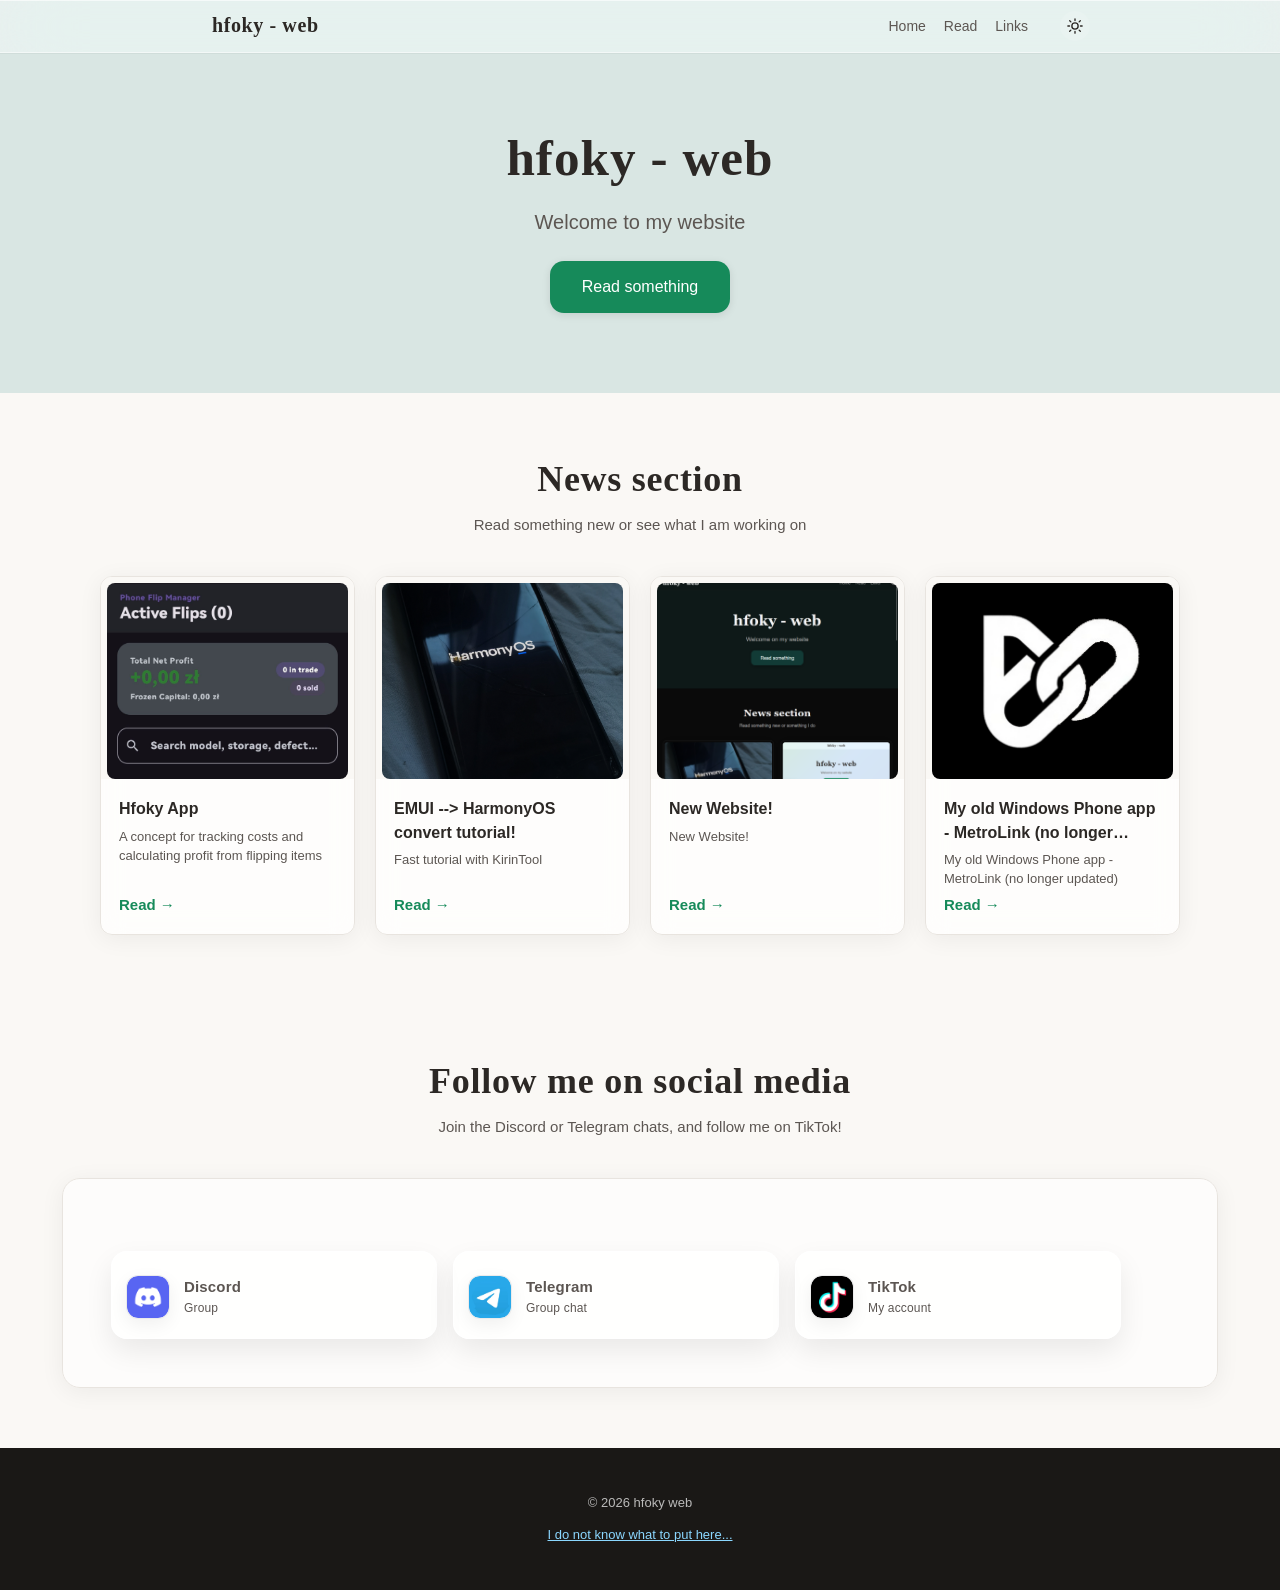
<file: index.html>
<html lang="en"><head>
  <meta charset="UTF-8">
  <meta name="viewport" content="width=device-width, initial-scale=1.0, viewport-fit=cover">
  <meta http-equiv="Cache-Control" content="no-cache, no-store, must-revalidate">
  <meta name="description" content="hfoky - web.">
  <title>hfoky Web</title>
  <link rel="stylesheet" href="index.css">
  <link rel="stylesheet" href="shared.css">
  <script src="shared.js" defer></script>
 </head>
<body class="loaded">
  <script>try { if (localStorage.getItem('hfoky-theme') === 'dark') document.body.classList.add('dark-mode'); } catch (error) {}</script>
  <div class="loading-overlay hidden" id="loadingOverlay">
    <div class="loading-spinner"></div>
    <p>Read</p>
  </div>
  <header>
    <div class="container">
      <div class="logo">
        <a href="#top">hfoky - web</a>
      </div>
      <nav class="desktop-nav">
        <ul id="nav-menu">
          <li><a href="#top">Home</a></li>
          <li><a href="#read">Read</a></li>
          <li><a href="#links">Links</a></li>
        </ul>
      </nav>
      <button class="theme-toggle" id="theme-toggle" type="button" aria-label="Toggle light and dark mode" title="Toggle light and dark mode">
        <span class="theme-icon" id="theme-icon" aria-hidden="true"></span>
      </button>
    </div>
  </header>

  <main id="top">
    <section class="hero">
      <h1>hfoky - web</h1>
      <p class="tagline">Welcome to my website</p>
      <a href="#read" class="cta glass-btn">Read something</a>
    </section>

    <section id="read">
      <div class="container">
        <div class="section-title">
          <h2>News section</h2>
          <p>Read something new or see what I am working on</p>
        </div>
        <div class="product-list" id="article-list"></div>
      </div>
    </section>

    <section id="links">
      <div class="container">
        <div class="section-title">
          <h2>Follow me on social media</h2>
          <p>Join the Discord or Telegram chats, and follow me on TikTok!</p>
        </div>
        <div class="about-section">
          <div class="about-grid">
            <div class="about-text">
              <div class="link-grid" id="quick-links"></div>
            </div>
          </div>
        </div>
      </div>
    </section>

  </main>

  <nav class="bottom-nav" id="bottom-nav" aria-label="Nawigacja">
    <a href="#top" class="bottom-nav-link active">
      <svg class="nav-icon" viewBox="0 0 24 24" aria-hidden="true"><path d="M3 9l9-7 9 7v11a2 2 0 0 1-2 2H5a2 2 0 0 1-2-2z"></path><polyline points="9 22 9 12 15 12 15 22"></polyline></svg>
      Home
    </a>
    <a href="#read" class="bottom-nav-link">
      <svg class="nav-icon" viewBox="0 0 24 24" aria-hidden="true"><path d="M4 19.5A2.5 2.5 0 0 1 6.5 17H20"></path><path d="M6.5 2H20v20H6.5A2.5 2.5 0 0 1 4 19.5v-15A2.5 2.5 0 0 1 6.5 2z"></path><line x1="8" y1="7" x2="16" y2="7"></line><line x1="8" y1="11" x2="16" y2="11"></line></svg>
      Read
    </a>
    <a href="#links" class="bottom-nav-link">
      <svg class="nav-icon" viewBox="0 0 24 24" aria-hidden="true"><path d="M20 21v-2a4 4 0 0 0-4-4H8a4 4 0 0 0-4 4v2"></path><circle cx="12" cy="7" r="4"></circle></svg>
      Links
    </a>
  </nav>

  <footer>
    <p>© 2026 hfoky web</p>
    <p><a href="#links">I do not know what to put here...</a></p>
  </footer>

</body></html>
</file>
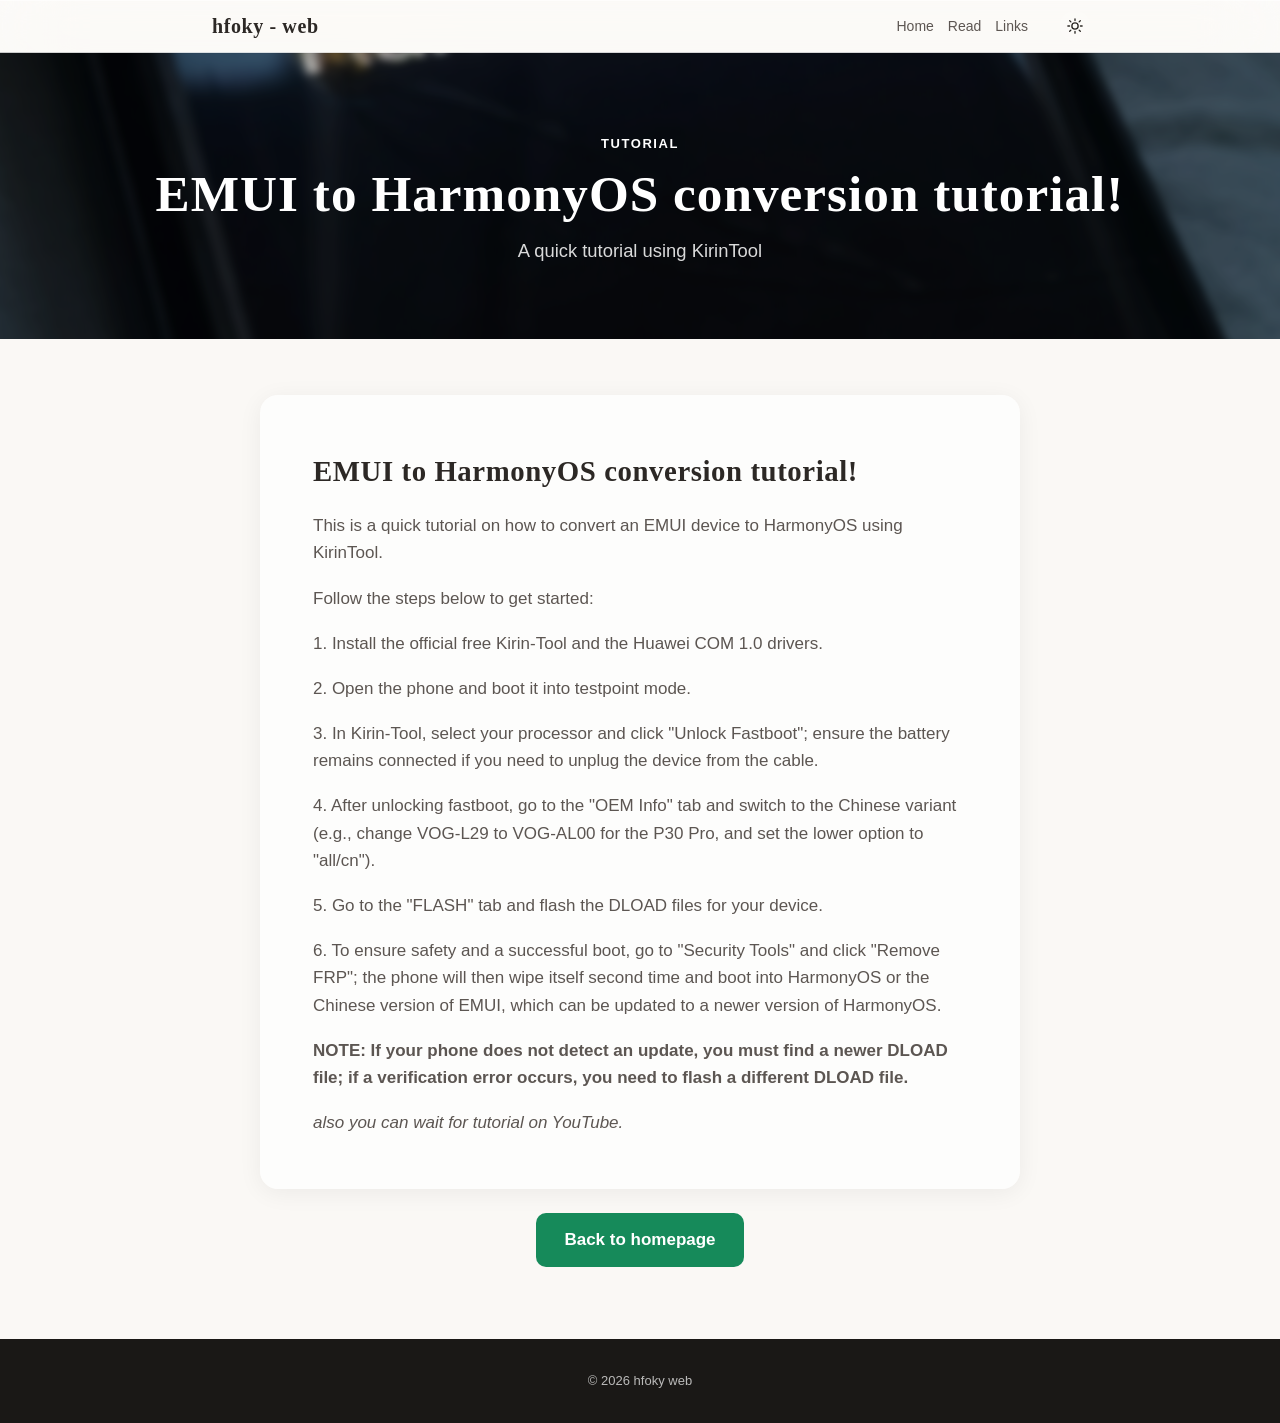
<file: HarmonyOS-convert.html>
<!doctype html>
<html lang="en">
<head>
	<meta charset="UTF-8">
	<meta name="viewport" content="width=device-width, initial-scale=1.0, viewport-fit=cover">
	<meta name="description" content="EMUI to HarmonyOS conversion tutorial - hfoky web.">
	<title>HarmonyOS convert tutorial - hfoky Web</title>
	<style>
		:root {
			--bg: #faf8f5;
			--text: #2c2825;
			--text-secondary: #5c5652;
			--accent: #168a5a;
			--accent-hover: #0f754b;
			--radius-lg: 18px;
			--safe-bottom: env(safe-area-inset-bottom);
		}
		body.dark-mode {
			--bg: #0a0a0a;
			--text: #f5f5f5;
			--text-secondary: #b0b0b0;
			--accent: #35c98a;
			--accent-hover: #54d9a0;
		}
		*, *::before, *::after { box-sizing: border-box; }
		a, button { -webkit-tap-highlight-color: transparent; }
		a:focus:not(:focus-visible), button:focus:not(:focus-visible) { outline: none; }
		html { scroll-behavior: smooth; scroll-padding-top: 52px; }
		body {
			margin: 0;
			font-family: -apple-system, BlinkMacSystemFont, 'Inter', 'SF Pro Text', sans-serif;
			font-size: 17px;
			line-height: 1.6;
			color: var(--text);
			background: var(--bg);
			transition: background 0.4s, color 0.3s;
		}
		main {
			opacity: 0;
			transform: translateY(18px);
			animation: page-rise 0.42s cubic-bezier(0.22, 1, 0.36, 1) 0.08s forwards;
		}
		@keyframes page-rise {
			from {
				opacity: 0;
				transform: translateY(18px);
			}
			to {
				opacity: 1;
				transform: translateY(0);
			}
		}
		header {
			position: fixed;
			top: 0;
			left: 0;
			right: 0;
			z-index: 10;
			background: rgba(255,255,255,0.42);
			backdrop-filter: saturate(190%) blur(38px);
			-webkit-backdrop-filter: saturate(190%) blur(38px);
			border-bottom: 0.5px solid rgba(255,255,255,0.5);
			box-shadow: 0 1px 0 rgba(0,0,0,0.04), inset 0 1px 0 rgba(255,255,255,0.6);
			will-change: background, transform;
		}
		body.dark-mode header { background: rgba(20,20,20,0.52); border-bottom-color: rgba(255,255,255,0.08); }
		.header-inner, .container { max-width: 900px; margin: 0 auto; padding: 0 22px; }
		.header-inner {
			height: 52px;
			display: flex;
			align-items: center;
			justify-content: space-between;
			gap: 16px;
			position: relative;
			padding-right: 62px;
		}
		.logo, .header-nav a { color: var(--text); text-decoration: none; }
		.logo { font-family: Georgia, serif; font-weight: 600; font-size: 20px; letter-spacing: 0.03em; }
		.header-nav {
			display: flex;
			align-items: center;
			gap: 14px;
			margin-left: auto;
		}
		.header-nav a {
			color: var(--text-secondary);
			font-size: 14px;
			transition: color 0.2s;
		}
		.header-nav a:hover, .header-nav a.active { color: var(--text); }
		.theme-toggle {
			position: absolute;
			top: 50%;
			right: 0;
			transform: translateY(-50%);
			align-items: center;
			justify-content: center;
			width: 30px;
			height: 30px;
			border: 0;
			border-radius: 50%;
			background: transparent;
			color: var(--text);
			backdrop-filter: blur(18px) saturate(150%);
			-webkit-backdrop-filter: blur(18px) saturate(150%);
			box-shadow: none;
			cursor: pointer;
			transition: background 0.2s ease, transform 0.2s ease, box-shadow 0.2s ease;
		}
		.theme-toggle:hover {
			background: rgba(255,255,255,0.16);
			transform: translateY(-51%);
		}
		.theme-toggle .theme-icon {
			display: flex;
			align-items: center;
			justify-content: center;
			width: 18px;
			height: 18px;
			line-height: 1;
		}
		.theme-toggle .theme-icon svg {
			width: 18px;
			height: 18px;
			display: block;
		}
		main { padding: 52px 0 72px; }
		.article-hero {
			padding: 82px 22px 74px;
			text-align: center;
			position: relative;
			overflow: hidden;
			isolation: isolate;
		}
		.article-hero::before {
			content: '';
			position: absolute;
			inset: -8%;
			background: url('pliki/HarmonyTuto.jpg') center / cover no-repeat;
			filter: blur(4px) brightness(0.8);
			transform: scale(1.06);
			z-index: 0;
		}
		.article-hero > * { position: relative; z-index: 1; }
		.eyebrow { color: #ffffff; font-size: 13px; font-weight: 700; letter-spacing: 0.12em; text-transform: uppercase; margin: 0 0 10px; }
		h1, h2 { font-family: Georgia, serif; font-weight: 600; letter-spacing: 0.02em; }
		h1 { color: #ffffff; font-size: clamp(2.2rem, 6vw, 3.2rem); line-height: 1.15; margin: 0 0 12px; }
		.lead { max-width: 560px; margin: 0 auto; color: rgba(255,255,255,0.85); font-size: 1.15rem; }
		.article-wrap { padding: 56px 22px 0; }
		.article-card {
			max-width: 760px;
			margin: 0 auto;
			padding: clamp(26px, 6vw, 52px);
			background: rgba(255,255,255,0.64);
			backdrop-filter: saturate(125%) blur(14px);
			-webkit-backdrop-filter: saturate(125%) blur(14px);
			border: 1px solid rgba(255,255,255,0.08);
			border-radius: var(--radius-lg);
			box-shadow: 0 4px 24px rgba(0,0,0,0.06);
		}
		body.dark-mode .article-card { background: rgba(26,26,26,0.68); }
		.article-card h2 { font-size: 1.8rem; margin: 0 0 18px; }
		.article-card p { color: var(--text-secondary); margin: 0 0 18px; }
		.article-card p:last-child { margin-bottom: 0; }
		.article-actions { max-width: 760px; margin: 24px auto 0; text-align: center; }
		.button { display: inline-block; padding: 13px 28px; color: #fff; background: var(--accent); border-radius: 10px; text-decoration: none; font-weight: 600; transition: background 0.25s, transform 0.25s; }
		.button:hover { background: var(--accent-hover); transform: translateY(-2px); }
		body.dark-mode .article-card { border-color: rgba(255,255,255,0.05); }
		body.dark-mode .button { background: #123b36; color: #effbf8; box-shadow: none; }
		body.dark-mode .button:hover { background: #1b5149; }
		footer { padding: 32px 22px; text-align: center; color: rgba(255,255,255,0.7); font-size: 13px; background: #1a1816; }
		footer p { margin: 0; }
		.bottom-nav { display: none; }
		@media (max-width: 768px) {
			.header-nav { display: none; }
			.logo {
				position: absolute;
				left: 50%;
				transform: translateX(-50%);
				white-space: nowrap;
			}
			main { padding-bottom: 88px; }
			.bottom-nav {
				display: flex;
				position: fixed;
				bottom: 12px;
				left: 50%;
				transform: translateX(-50%);
				z-index: 9;
				width: calc(100% - 22px);
				max-width: 380px;
				padding: 6px 6px calc(6px + var(--safe-bottom));
				justify-content: space-around;
				background: rgba(24,28,27,0.48);
				backdrop-filter: blur(22px) saturate(135%);
				-webkit-backdrop-filter: blur(22px) saturate(135%);
				border: 1px solid rgba(255,255,255,0.16);
				border-radius: 16px;
				box-shadow: 0 8px 22px rgba(0,0,0,0.16), inset 0 1px 0 rgba(255,255,255,0.12);
			}
			.bottom-nav::after {
				content: '';
				position: absolute;
				z-index: 0;
				left: 6px;
				top: 6px;
				bottom: 6px;
				width: calc((100% - 12px) / 3);
				border-radius: 10px;
				background: rgba(105, 178, 160, 0.2);
				pointer-events: none;
				transform: translateX(calc(var(--active-index, 1) * 100%));
				transition: transform 0.32s cubic-bezier(0.22, 1, 0.36, 1), background 0.28s ease;
			}
			body.dark-mode .bottom-nav {
				background: rgba(16,19,19,0.64);
				border-color: rgba(255,255,255,0.1);
				box-shadow: 0 8px 22px rgba(0,0,0,0.3), inset 0 1px 0 rgba(255,255,255,0.06);
			}
			.bottom-nav a {
				position: relative;
				z-index: 1;
				flex: 1;
				display: flex;
				flex-direction: column;
				align-items: center;
				gap: 4px;
				color: rgba(255,255,255,0.8);
				background: transparent;
				border: 0;
				text-align: center;
				text-decoration: none;
				font-size: 11px;
				font-weight: 700;
				padding: 7px 6px 6px;
				border-radius: 10px;
				transition: background 0.2s ease, color 0.2s ease, transform 0.2s ease, border-color 0.2s ease, box-shadow 0.2s ease;
			}
			.bottom-nav .nav-icon {
				width: 22px;
				height: 22px;
				fill: none;
				stroke: currentColor;
				stroke-width: 2;
				stroke-linecap: round;
				stroke-linejoin: round;
			}
			.bottom-nav a.active, .bottom-nav a:hover {
				background: transparent;
				border-color: transparent;
				color: #f6fffe;
				box-shadow: none;
				transform: translateY(-1px) scale(1.04);
			}
		}
		@media (prefers-reduced-motion: reduce) {
			html { scroll-behavior: auto; }
			*, *::before, *::after { animation-duration: 0.01ms !important; transition-duration: 0.01ms !important; }
		}
	</style>
	<link rel="stylesheet" href="shared.css">
	<script src="shared.js" defer></script>
</head>
<body>
	<script>try { if (localStorage.getItem('hfoky-theme') === 'dark') document.body.classList.add('dark-mode'); } catch (error) {}</script>
	<header>
		<div class="header-inner">
			<a class="logo" href="index.html">hfoky - web</a>
			<nav class="header-nav" aria-label="Main navigation">
				<a href="index.html">Home</a>
				<a href="index.html#read">Read</a>
				<a href="index.html#links">Links</a>
			</nav>
			<button class="theme-toggle" id="theme-toggle" type="button" aria-label="Toggle light and dark mode" title="Toggle light and dark mode">
				<span class="theme-icon" id="theme-icon" aria-hidden="true"></span>
			</button>
		</div>
	</header>

	<main>
		<section class="article-hero">
			<p class="eyebrow">TUTORIAL</p>
			<h1>EMUI to HarmonyOS conversion tutorial!</h1>
			<p class="lead">A quick tutorial using KirinTool</p>
		</section>

		<section class="article-wrap">
			<article class="article-card">
				<h2>EMUI to HarmonyOS conversion tutorial!</h2>
				<p>This is a quick tutorial on how to convert an EMUI device to HarmonyOS using KirinTool.</p>
				<p>Follow the steps below to get started:</p>
				<p>1. Install the official free Kirin-Tool and the Huawei COM 1.0 drivers.</p>
				<p>2. Open the phone and boot it into testpoint mode.</p>
				<p>3. In Kirin-Tool, select your processor and click "Unlock Fastboot"; ensure the battery remains connected if you need to unplug the device from the cable.</p>
				<p>4. After unlocking fastboot, go to the "OEM Info" tab and switch to the Chinese variant (e.g., change VOG-L29 to VOG-AL00 for the P30 Pro, and set the lower option to "all/cn").</p>
				<p>5. Go to the "FLASH" tab and flash the DLOAD files for your device.</p>
				<p>6. To ensure safety and a successful boot, go to "Security Tools" and click "Remove FRP"; the phone will then wipe itself second time and boot into HarmonyOS or the Chinese version of EMUI, which can be updated to a newer version of HarmonyOS.</p>
				<p><b>NOTE: If your phone does not detect an update, you must find a newer DLOAD file; if a verification error occurs, you need to flash a different DLOAD file.</b></p>
				<p><i>also you can wait for tutorial on YouTube.</i></p>
			</article>
			<div class="article-actions">
				<a class="button" href="index.html">Back to homepage</a>
			</div>
		</section>
	</main>

	<nav class="bottom-nav" aria-label="Navigation" style="--active-index: 1">
		<a href="index.html">
			<svg class="nav-icon" viewBox="0 0 24 24" aria-hidden="true"><path d="M3 9l9-7 9 7v11a2 2 0 0 1-2 2H5a2 2 0 0 1-2-2z"></path><polyline points="9 22 9 12 15 12 15 22"></polyline></svg>
			Home
		</a>
		<a href="index.html#read" class="active">
			<svg class="nav-icon" viewBox="0 0 24 24" aria-hidden="true"><path d="M4 19.5A2.5 2.5 0 0 1 6.5 17H20"></path><path d="M6.5 2H20v20H6.5A2.5 2.5 0 0 1 4 19.5v-15A2.5 2.5 0 0 1 6.5 2z"></path><line x1="8" y1="7" x2="16" y2="7"></line><line x1="8" y1="11" x2="16" y2="11"></line></svg>
			Read
		</a>
		<a href="index.html#links">
			<svg class="nav-icon" viewBox="0 0 24 24" aria-hidden="true"><path d="M20 21v-2a4 4 0 0 0-4-4H8a4 4 0 0 0-4 4v2"></path><circle cx="12" cy="7" r="4"></circle></svg>
			Links
		</a>
	</nav>

	<footer><p>&copy; 2026 hfoky web</p></footer>

	<script>
		if ('scrollRestoration' in history) {
			history.scrollRestoration = 'manual';
		}

		window.addEventListener('load', () => {
			requestAnimationFrame(() => document.body.classList.add('loaded'));
		});
	</script>
</body>
</html>
</file>
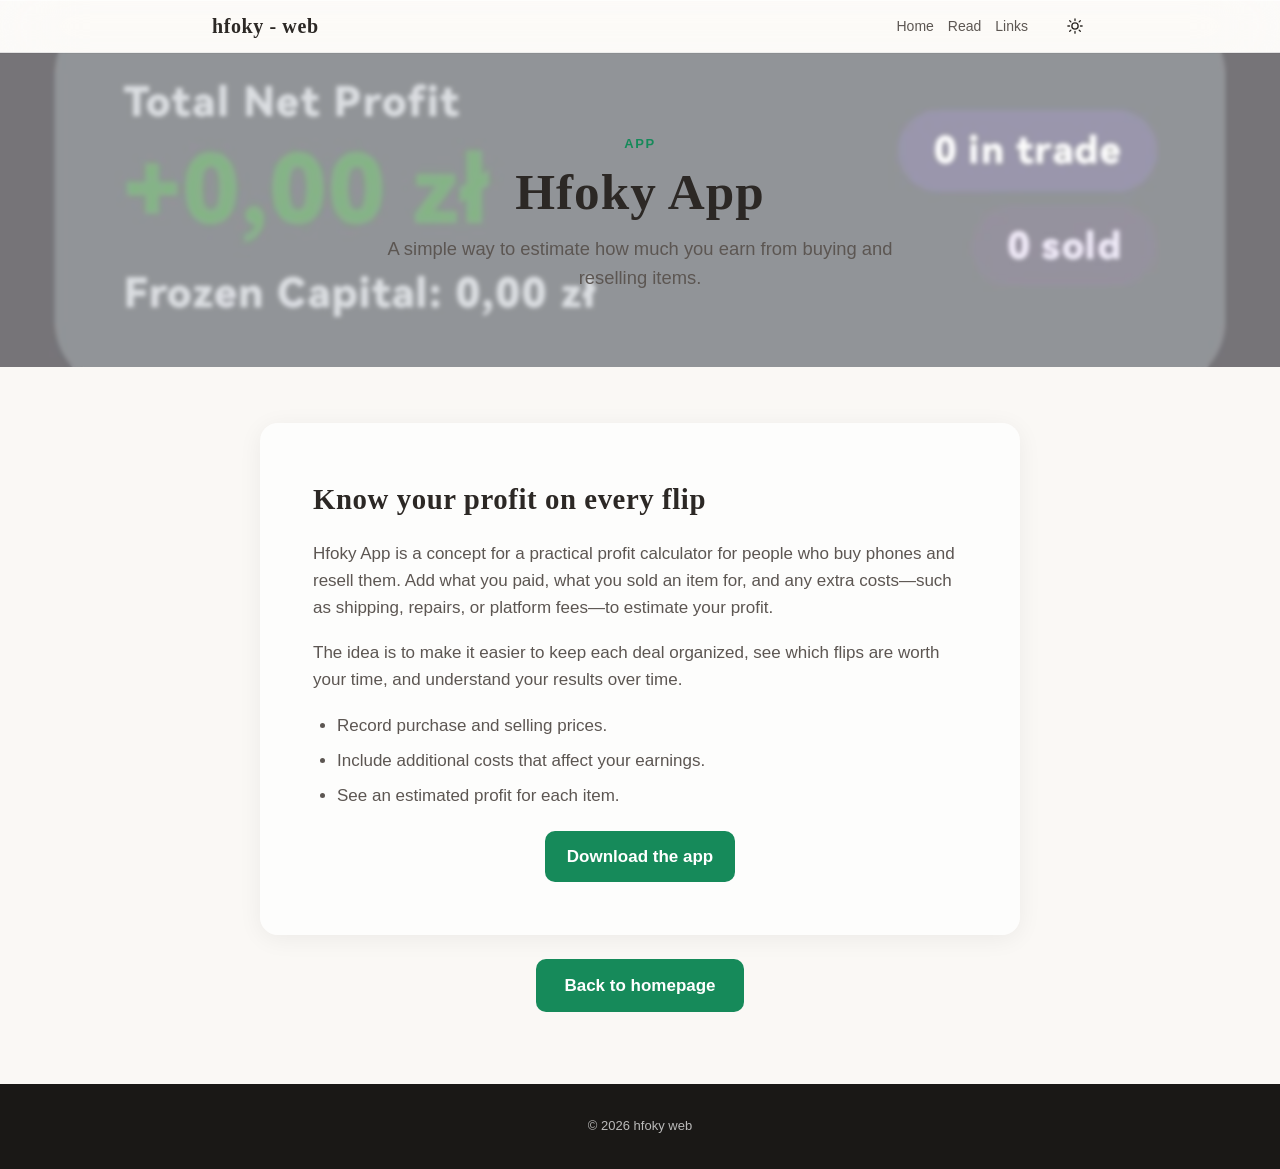
<file: hfoky-app.html>
<!doctype html>
<html lang="en">
<head>
	<meta charset="UTF-8">
	<meta name="viewport" content="width=device-width, initial-scale=1.0, viewport-fit=cover">
	<meta name="description" content="Hfoky App is a concept for tracking costs and calculating profit from buying and reselling items.">
	<title>Hfoky App - hfoky Web</title>
	<style>
		:root {
			--bg: #faf8f5;
			--text: #2c2825;
			--text-secondary: #5c5652;
			--accent: #168a5a;
			--accent-hover: #0f754b;
			--radius-lg: 18px;
			--safe-bottom: env(safe-area-inset-bottom);
		}
		body.dark-mode {
			--bg: #0a0a0a;
			--text: #f5f5f5;
			--text-secondary: #b0b0b0;
			--accent: #35c98a;
			--accent-hover: #54d9a0;
			--card: rgba(26,26,26,0.72);
		}
		body {
			margin: 0;
			font-family: -apple-system, BlinkMacSystemFont, 'Inter', 'SF Pro Text', sans-serif;
			font-size: 17px;
			line-height: 1.6;
			color: var(--text);
			background: var(--bg);
			transition: background 0.4s, color 0.3s;
		}
		main {
			opacity: 0;
			transform: translateY(18px);
			animation: page-rise 0.42s cubic-bezier(0.22, 1, 0.36, 1) 0.08s forwards;
		}
		@keyframes page-rise {
			from { opacity: 0; transform: translateY(18px); }
			to { opacity: 1; transform: translateY(0); }
		}
		header {
			position: fixed;
			top: 0;
			left: 0;
			right: 0;
			z-index: 10;
			background: rgba(255,255,255,0.42);
			backdrop-filter: saturate(190%) blur(38px);
			-webkit-backdrop-filter: saturate(190%) blur(38px);
			border-bottom: 0.5px solid rgba(255,255,255,0.5);
			box-shadow: 0 1px 0 rgba(0,0,0,0.04), inset 0 1px 0 rgba(255,255,255,0.6);
			will-change: background, transform;
		}
		body.dark-mode header {
			background: rgba(20,20,20,0.52);
			border-bottom-color: rgba(255,255,255,0.08);
		}
		main { padding: 52px 0 72px; }
		.article-hero {
			padding: 82px 22px 74px;
			text-align: center;
			position: relative;
			overflow: hidden;
			background: url('pliki/hfoky-app.jpg') center / cover no-repeat;
		}
		.article-hero::before {
			content: '';
			position: absolute;
			inset: 0;
			background: rgba(255,255,255,0.42);
			backdrop-filter: blur(2px);
			-webkit-backdrop-filter: blur(2px);
		}
		body.dark-mode .article-hero::before { background: rgba(10,10,10,0.42); }
		.article-hero > * { position: relative; z-index: 1; }
		.eyebrow {
			margin: 0 0 8px;
			color: var(--accent);
			font-size: 13px;
			font-weight: 700;
			letter-spacing: 0.12em;
			text-transform: uppercase;
		}
		h1, h2 {
			font-family: Georgia, serif;
			font-weight: 600;
			letter-spacing: 0.02em;
		}
		h1 {
			margin: 0 0 12px;
			font-size: clamp(2.2rem, 6vw, 3.2rem);
			line-height: 1.15;
		}
		.lead { max-width: 560px; margin: 0 auto; color: var(--text-secondary); font-size: 1.15rem; }
		.article-wrap { padding: 56px 22px 0; }
		.article-card {
			max-width: 760px;
			margin: 0 auto;
			padding: clamp(26px, 6vw, 52px);
			background: rgba(255,255,255,0.64);
			backdrop-filter: saturate(125%) blur(14px);
			-webkit-backdrop-filter: saturate(125%) blur(14px);
			border: 1px solid rgba(255,255,255,0.08);
			border-radius: var(--radius-lg);
			box-shadow: 0 4px 24px rgba(0,0,0,0.06);
		}
		body.dark-mode .article-card { background: rgba(26,26,26,0.68); border-color: rgba(255,255,255,0.05); }
		.article-card h2 { font-size: 1.8rem; margin: 0 0 18px; }
		.article-card p, .article-card li { color: var(--text-secondary); }
		.article-card p { margin: 0 0 18px; }
		.article-card p:last-child { margin-bottom: 0; }
		.article-card ul { margin: 0; padding-left: 24px; }
		.article-card li + li { margin-top: 8px; }
		.download-links { display: flex; justify-content: center; margin-top: 22px; }
		.download-link {
			display: inline-flex;
			align-items: center;
			justify-content: center;
			padding: 12px 22px;
			color: #fff;
			background: var(--accent);
			border-radius: 10px;
			text-decoration: none;
			font-weight: 600;
			transition: background 0.25s, transform 0.25s;
		}
		.download-link:hover { background: var(--accent-hover); transform: translateY(-2px); }
		body.dark-mode .download-link { background: #123b36; color: #effbf8; }
		body.dark-mode .download-link:hover { background: #1b5149; }
		.article-actions { max-width: 760px; margin: 24px auto 0; text-align: center; }
		.button {
			display: inline-block;
			padding: 13px 28px;
			color: #fff;
			background: var(--accent);
			border-radius: 10px;
			text-decoration: none;
			font-weight: 600;
			transition: background 0.25s, transform 0.25s;
		}
		.button:hover { background: var(--accent-hover); transform: translateY(-2px); }
		body.dark-mode .button { background: #123b36; color: #effbf8; }
		body.dark-mode .button:hover { background: #1b5149; }
		body.dark-mode .article-card .download-link { background: #123b36; color: #effbf8; }
		body.dark-mode .article-card .download-link:hover { background: #1b5149; }
		footer {
			padding: 32px 22px;
			text-align: center;
			color: rgba(255,255,255,0.7);
			font-size: 13px;
			background: #1a1816;
		}
		footer p { margin: 0; }
		.bottom-nav { display: none; }
		@media (max-width: 768px) {
			main { padding-bottom: 88px; }
			.bottom-nav {
				display: flex;
				position: fixed;
				bottom: 12px;
				left: 50%;
				transform: translateX(-50%);
				z-index: 9;
				width: calc(100% - 22px);
				max-width: 380px;
				padding: 6px 6px calc(6px + var(--safe-bottom));
				justify-content: space-around;
				background: rgba(24,28,27,0.48);
				backdrop-filter: blur(22px) saturate(135%);
				-webkit-backdrop-filter: blur(22px) saturate(135%);
				border: 1px solid rgba(255,255,255,0.16);
				border-radius: 16px;
				box-shadow: 0 8px 22px rgba(0,0,0,0.16), inset 0 1px 0 rgba(255,255,255,0.12);
			}
			.bottom-nav::after {
				content: '';
				position: absolute;
				z-index: 0;
				left: 6px;
				top: 6px;
				bottom: 6px;
				width: calc((100% - 12px) / 3);
				border-radius: 10px;
				background: rgba(105,178,160,0.2);
				pointer-events: none;
				transform: translateX(calc(var(--active-index, 1) * 100%));
				transition: transform 0.32s cubic-bezier(0.22, 1, 0.36, 1), background 0.28s ease;
			}
			body.dark-mode .bottom-nav {
				background: rgba(16,19,19,0.64);
				border-color: rgba(255,255,255,0.1);
				box-shadow: 0 8px 22px rgba(0,0,0,0.3), inset 0 1px 0 rgba(255,255,255,0.06);
			}
			.bottom-nav a {
				position: relative;
				z-index: 1;
				flex: 1;
				display: flex;
				flex-direction: column;
				align-items: center;
				gap: 4px;
				padding: 7px 6px 6px;
				border-radius: 10px;
				color: rgba(255,255,255,0.8);
				background: transparent;
				border: 0;
				text-align: center;
				text-decoration: none;
				font-size: 11px;
				font-weight: 700;
				transition: background 0.2s ease, color 0.2s ease, transform 0.2s ease, border-color 0.2s ease, box-shadow 0.2s ease;
			}
			.bottom-nav a.active, .bottom-nav a:hover {
				background: transparent;
				border-color: transparent;
				color: #f6fffe;
				box-shadow: none;
				transform: translateY(-1px) scale(1.04);
			}
			.bottom-nav .nav-icon {
				width: 22px;
				height: 22px;
				fill: none;
				stroke: currentColor;
				stroke-width: 2;
				stroke-linecap: round;
				stroke-linejoin: round;
			}
		}
		@media (prefers-reduced-motion: reduce) {
			*, *::before, *::after { animation-duration: 0.01ms !important; transition-duration: 0.01ms !important; }
		}
	</style>
	<link rel="stylesheet" href="shared.css">
	<script src="shared.js" defer></script>
</head>
<body>
	<script>try { if (localStorage.getItem('hfoky-theme') === 'dark') document.body.classList.add('dark-mode'); } catch (error) {}</script>
	<header>
		<div class="header-inner">
			<a class="logo" href="index.html">hfoky - web</a>
			<nav class="header-nav" aria-label="Main navigation">
				<a href="index.html">Home</a>
				<a href="index.html#read">Read</a>
				<a href="index.html#links">Links</a>
			</nav>
			<button class="theme-toggle" id="theme-toggle" type="button" aria-label="Toggle light and dark mode" title="Toggle light and dark mode">
				<span class="theme-icon" id="theme-icon" aria-hidden="true"></span>
			</button>
		</div>
	</header>

	<main>
		<section class="article-hero">
			<p class="eyebrow">APP</p>
			<h1>Hfoky App</h1>
			<p class="lead">A simple way to estimate how much you earn from buying and reselling items.</p>
		</section>

		<section class="article-wrap">
			<article class="article-card">
				<h2>Know your profit on every flip</h2>
				<p>Hfoky App is a concept for a practical profit calculator for people who buy phones and resell them. Add what you paid, what you sold an item for, and any extra costs—such as shipping, repairs, or platform fees—to estimate your profit.</p>
				<p>The idea is to make it easier to keep each deal organized, see which flips are worth your time, and understand your results over time.</p>
				<ul>
					<li>Record purchase and selling prices.</li>
					<li>Include additional costs that affect your earnings.</li>
					<li>See an estimated profit for each item.</li>
				</ul>
				<div class="download-links">
					<a class="download-link" href="https://github.com/hfoky/app-update/releases" target="_blank" rel="noopener noreferrer">Download the app</a>
				</div>
			</article>
			<div class="article-actions">
				<a class="button" href="index.html">Back to homepage</a>
			</div>
		</section>
	</main>

	<nav class="bottom-nav" aria-label="Navigation" style="--active-index: 1">
		<a href="index.html">
			<svg class="nav-icon" viewBox="0 0 24 24" aria-hidden="true"><path d="M3 9l9-7 9 7v11a2 2 0 0 1-2 2H5a2 2 0 0 1-2-2z"></path><polyline points="9 22 9 12 15 12 15 22"></polyline></svg>
			Home
		</a>
		<a href="index.html#read" class="active" aria-current="page">
			<svg class="nav-icon" viewBox="0 0 24 24" aria-hidden="true"><path d="M4 19.5A2.5 2.5 0 0 1 6.5 17H20"></path><path d="M6.5 2H20v20H6.5A2.5 2.5 0 0 1 4 19.5v-15A2.5 2.5 0 0 1 6.5 2z"></path><line x1="8" y1="7" x2="16" y2="7"></line><line x1="8" y1="11" x2="16" y2="11"></line></svg>
			Read
		</a>
		<a href="index.html#links">
			<svg class="nav-icon" viewBox="0 0 24 24" aria-hidden="true"><path d="M20 21v-2a4 4 0 0 0-4-4H8a4 4 0 0 0-4 4v2"></path><circle cx="12" cy="7" r="4"></circle></svg>
			Links
		</a>
	</nav>

	<footer><p>&copy; 2026 hfoky web</p></footer>

	<script>
		if ('scrollRestoration' in history) {
			history.scrollRestoration = 'manual';
		}

		window.addEventListener('load', () => {
			requestAnimationFrame(() => document.body.classList.add('loaded'));
		});
	</script>
</body>
</html>
</file>
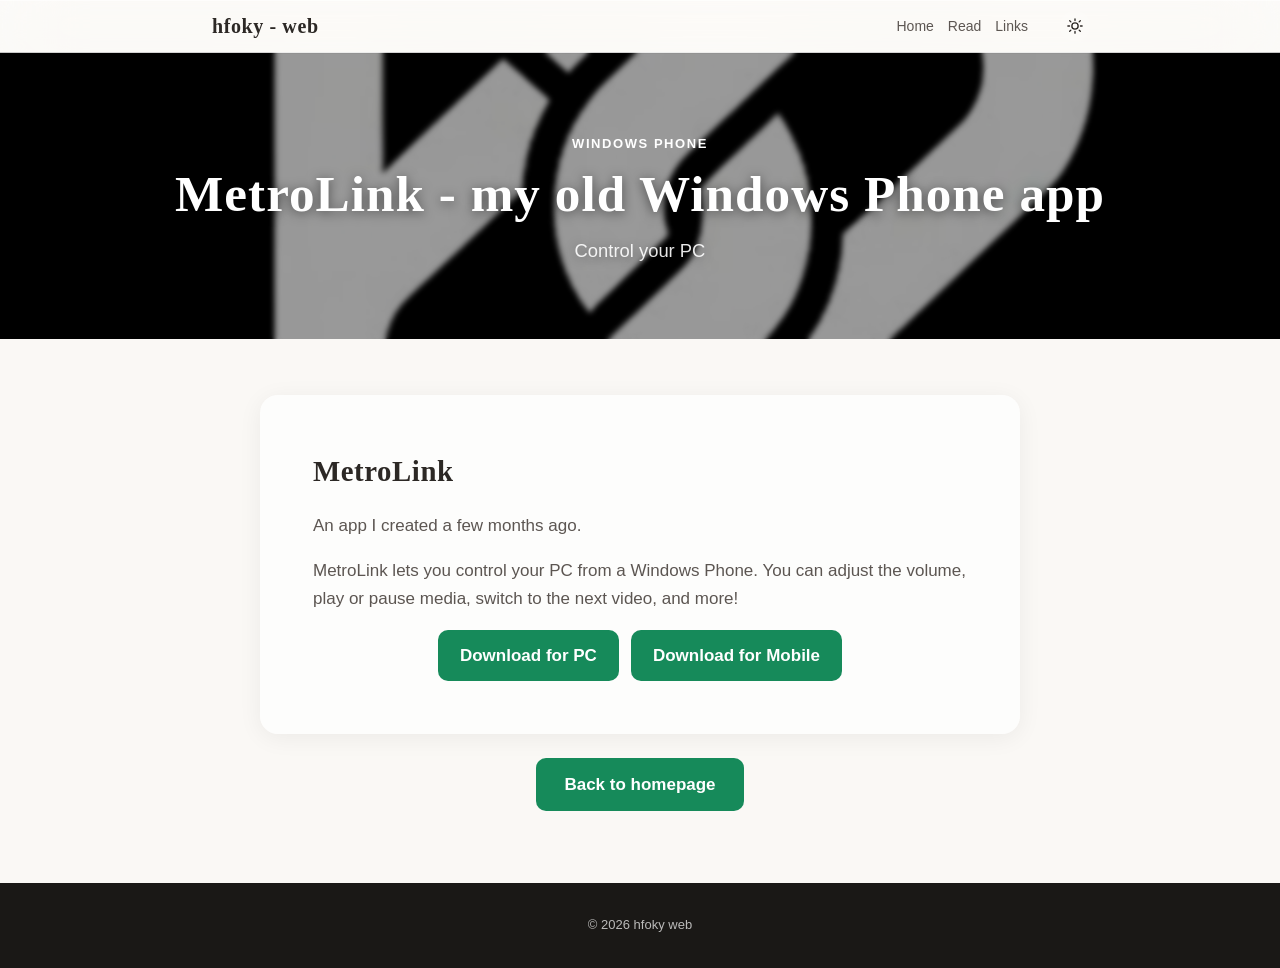
<file: MetroLink.html>
<!doctype html>
<html lang="en">
<head>
	<meta charset="UTF-8">
	<meta name="viewport" content="width=device-width, initial-scale=1.0, viewport-fit=cover">
	<meta name="description" content="MetroLink - my old Windows Phone app - hfoky web.">
	<title>MetroLink - my old Windows Phone app - hfoky Web</title>
	<style>
		:root {
			--bg: #faf8f5;
			--text: #2c2825;
			--text-secondary: #5c5652;
			--accent: #168a5a;
			--accent-hover: #0f754b;
			--radius-lg: 18px;
			--safe-bottom: env(safe-area-inset-bottom);
		}
		body.dark-mode {
			--bg: #0a0a0a;
			--text: #f5f5f5;
			--text-secondary: #b0b0b0;
			--accent: #35c98a;
			--accent-hover: #54d9a0;
		}
		*, *::before, *::after { box-sizing: border-box; }
		a, button { -webkit-tap-highlight-color: transparent; }
		a:focus:not(:focus-visible), button:focus:not(:focus-visible) { outline: none; }
		html { scroll-behavior: smooth; scroll-padding-top: 52px; }
		body {
			margin: 0;
			font-family: -apple-system, BlinkMacSystemFont, 'Inter', 'SF Pro Text', sans-serif;
			font-size: 17px;
			line-height: 1.6;
			color: var(--text);
			background: var(--bg);
			transition: background 0.4s, color 0.3s;
		}
		main {
			opacity: 0;
			transform: translateY(18px);
			animation: page-rise 0.42s cubic-bezier(0.22, 1, 0.36, 1) 0.08s forwards;
		}
		@keyframes page-rise {
			from {
				opacity: 0;
				transform: translateY(18px);
			}
			to {
				opacity: 1;
				transform: translateY(0);
			}
		}
		header {
			position: fixed;
			top: 0;
			left: 0;
			right: 0;
			z-index: 10;
			background: rgba(255,255,255,0.42);
			backdrop-filter: saturate(190%) blur(38px);
			-webkit-backdrop-filter: saturate(190%) blur(38px);
			border-bottom: 0.5px solid rgba(255,255,255,0.5);
			box-shadow: 0 1px 0 rgba(0,0,0,0.04), inset 0 1px 0 rgba(255,255,255,0.6);
			will-change: background, transform;
		}
		body.dark-mode header { background: rgba(20,20,20,0.52); border-bottom-color: rgba(255,255,255,0.08); }
		.header-inner, .container { max-width: 900px; margin: 0 auto; padding: 0 22px; }
		.header-inner {
			height: 52px;
			display: flex;
			align-items: center;
			justify-content: space-between;
			gap: 16px;
			position: relative;
			padding-right: 62px;
		}
		.logo, .header-nav a { color: var(--text); text-decoration: none; }
		.logo { font-family: Georgia, serif; font-weight: 600; font-size: 20px; letter-spacing: 0.03em; }
		.header-nav {
			display: flex;
			align-items: center;
			gap: 14px;
			margin-left: auto;
		}
		.header-nav a {
			color: var(--text-secondary);
			font-size: 14px;
			transition: color 0.2s;
		}
		.header-nav a:hover, .header-nav a.active { color: var(--text); }
		.theme-toggle {
			position: absolute;
			top: 50%;
			right: 0;
			transform: translateY(-50%);
			align-items: center;
			justify-content: center;
			width: 30px;
			height: 30px;
			border: 0;
			border-radius: 50%;
			background: transparent;
			color: var(--text);
			backdrop-filter: blur(18px) saturate(150%);
			-webkit-backdrop-filter: blur(18px) saturate(150%);
			box-shadow: none;
			cursor: pointer;
			transition: background 0.2s ease, transform 0.2s ease, box-shadow 0.2s ease;
		}
		.theme-toggle:hover {
			background: rgba(255,255,255,0.16);
			transform: translateY(-51%);
		}
		.theme-toggle .theme-icon {
			display: flex;
			align-items: center;
			justify-content: center;
			width: 18px;
			height: 18px;
			line-height: 1;
		}
		.theme-toggle .theme-icon svg {
			width: 18px;
			height: 18px;
			display: block;
		}
		main { padding: 52px 0 72px; }
		.article-hero {
			padding: 82px 22px 74px;
			text-align: center;
			position: relative;
			overflow: hidden;
			background-color: #000;
			background-image: url('pliki/metrolink.jpg');
			background-position: center;
			background-repeat: no-repeat;
			background-size: cover;
		}
		.article-hero::before {
			content: '';
			position: absolute;
			inset: 0;
			background: rgba(0,0,0,0.4);
			backdrop-filter: blur(2px);
			-webkit-backdrop-filter: blur(2px);
		}
		body.dark-mode .article-hero::before { background: rgba(0,0,0,0.52); }
		.article-hero > * { position: relative; z-index: 1; }
		.eyebrow { color: #fff; font-size: 13px; font-weight: 700; letter-spacing: 0.12em; text-transform: uppercase; margin: 0 0 10px; }
		h1, h2 { font-family: Georgia, serif; font-weight: 600; letter-spacing: 0.02em; }
		h1 { color: #fff; font-size: clamp(2.2rem, 6vw, 3.2rem); line-height: 1.15; margin: 0 0 12px; text-shadow: 0 2px 12px rgba(0,0,0,0.5); }
		.lead { max-width: 560px; margin: 0 auto; color: rgba(255,255,255,0.9); font-size: 1.15rem; text-shadow: 0 2px 12px rgba(0,0,0,0.4); }
		.article-wrap { padding: 56px 22px 0; }
		.article-card {
			max-width: 760px;
			margin: 0 auto;
			padding: clamp(26px, 6vw, 52px);
			background: rgba(255,255,255,0.64);
			backdrop-filter: saturate(125%) blur(14px);
			-webkit-backdrop-filter: saturate(125%) blur(14px);
			border: 1px solid rgba(255,255,255,0.08);
			border-radius: var(--radius-lg);
			box-shadow: 0 4px 24px rgba(0,0,0,0.06);
		}
		body.dark-mode .article-card { background: rgba(26,26,26,0.68); }
		.article-card h2 { font-size: 1.8rem; margin: 0 0 18px; }
		.article-card p { color: var(--text-secondary); margin: 0 0 18px; }
		.article-card p:last-child { margin-bottom: 0; }
		.download-links { display: flex; justify-content: center; gap: 12px; flex-wrap: wrap; margin-top: 18px; }
		.download-link { display: inline-flex; align-items: center; justify-content: center; padding: 12px 22px; color: #fff; background: var(--accent); border-radius: 10px; text-decoration: none; font-weight: 600; transition: background 0.25s, transform 0.25s; }
		.download-link:hover { background: var(--accent-hover); transform: translateY(-2px); }
		body.dark-mode .download-link { background: #123b36; color: #effbf8; box-shadow: none; }
		body.dark-mode .download-link:hover { background: #1b5149; }
		.article-actions { max-width: 760px; margin: 24px auto 0; text-align: center; }
		.button { display: inline-block; padding: 13px 28px; color: #fff; background: var(--accent); border-radius: 10px; text-decoration: none; font-weight: 600; transition: background 0.25s, transform 0.25s; }
		.button:hover { background: var(--accent-hover); transform: translateY(-2px); }
		body.dark-mode .article-card { border-color: rgba(255,255,255,0.05); }
		body.dark-mode .button { background: #123b36; color: #effbf8; box-shadow: none; }
		body.dark-mode .button:hover { background: #1b5149; }
		footer { padding: 32px 22px; text-align: center; color: rgba(255,255,255,0.7); font-size: 13px; background: #1a1816; }
		footer p { margin: 0; }
		.bottom-nav { display: none; }
		@media (max-width: 768px) {
			.header-nav { display: none; }
			.logo {
				position: absolute;
				left: 50%;
				transform: translateX(-50%);
				white-space: nowrap;
			}
			main { padding-bottom: 88px; }
			.bottom-nav {
				display: flex;
				position: fixed;
				bottom: 12px;
				left: 50%;
				transform: translateX(-50%);
				z-index: 9;
				width: calc(100% - 22px);
				max-width: 380px;
				padding: 6px 6px calc(6px + var(--safe-bottom));
				justify-content: space-around;
				background: rgba(24,28,27,0.48);
				backdrop-filter: blur(22px) saturate(135%);
				-webkit-backdrop-filter: blur(22px) saturate(135%);
				border: 1px solid rgba(255,255,255,0.16);
				border-radius: 16px;
				box-shadow: 0 8px 22px rgba(0,0,0,0.16), inset 0 1px 0 rgba(255,255,255,0.12);
			}
			.bottom-nav::after {
				content: '';
				position: absolute;
				z-index: 0;
				left: 6px;
				top: 6px;
				bottom: 6px;
				width: calc((100% - 12px) / 3);
				border-radius: 10px;
				background: rgba(105, 178, 160, 0.2);
				pointer-events: none;
				transform: translateX(calc(var(--active-index, 1) * 100%));
				transition: transform 0.32s cubic-bezier(0.22, 1, 0.36, 1), background 0.28s ease;
			}
			body.dark-mode .bottom-nav {
				background: rgba(16,19,19,0.64);
				border-color: rgba(255,255,255,0.1);
				box-shadow: 0 8px 22px rgba(0,0,0,0.3), inset 0 1px 0 rgba(255,255,255,0.06);
			}
			.bottom-nav a {
				position: relative;
				z-index: 1;
				flex: 1;
				display: flex;
				flex-direction: column;
				align-items: center;
				gap: 4px;
				color: rgba(255,255,255,0.8);
				background: transparent;
				border: 0;
				text-align: center;
				text-decoration: none;
				font-size: 11px;
				font-weight: 700;
				padding: 7px 6px 6px;
				border-radius: 10px;
				transition: background 0.2s ease, color 0.2s ease, transform 0.2s ease, border-color 0.2s ease, box-shadow 0.2s ease;
			}
			.bottom-nav .nav-icon {
				width: 22px;
				height: 22px;
				fill: none;
				stroke: currentColor;
				stroke-width: 2;
				stroke-linecap: round;
				stroke-linejoin: round;
			}
			.bottom-nav a.active, .bottom-nav a:hover {
				background: transparent;
				border-color: transparent;
				color: #f6fffe;
				box-shadow: none;
				transform: translateY(-1px) scale(1.04);
			}
		}
		@media (prefers-reduced-motion: reduce) {
			html { scroll-behavior: auto; }
			*, *::before, *::after { animation-duration: 0.01ms !important; transition-duration: 0.01ms !important; }
		}
	</style>
	<link rel="stylesheet" href="shared.css">
	<script src="shared.js" defer></script>
</head>
<body>
	<script>try { if (localStorage.getItem('hfoky-theme') === 'dark') document.body.classList.add('dark-mode'); } catch (error) {}</script>
	<header>
		<div class="header-inner">
			<a class="logo" href="index.html">hfoky - web</a>
			<nav class="header-nav" aria-label="Main navigation">
				<a href="index.html">Home</a>
				<a href="index.html#read">Read</a>
				<a href="index.html#links">Links</a>
			</nav>
			<button class="theme-toggle" id="theme-toggle" type="button" aria-label="Toggle light and dark mode" title="Toggle light and dark mode">
				<span class="theme-icon" id="theme-icon" aria-hidden="true"></span>
			</button>
		</div>
	</header>

	<main>
		<section class="article-hero">
			<p class="eyebrow">Windows Phone</p>
			<h1>MetroLink - my old Windows Phone app</h1>
			<p class="lead">Control your PC</p>
		</section>

		<section class="article-wrap">
			<article class="article-card">
				<h2>MetroLink</h2>
				<p>An app I created a few months ago.</p>
        <p>MetroLink lets you control your PC from a Windows Phone. You can adjust the volume, play or pause media, switch to the next video, and more!</p>
				<div class="download-links">
					<a class="download-link desktop-link" href="https://onedrive.live.com/?id=%2Fpersonal%2F6d6ff6b30d239ba1%2FDocuments%2FAplikacje%2FMetroLinkPC%2Ezip&listurl=%2Fpersonal%2F6d6ff6b30d239ba1%2FDocuments&e=JcrvCK&migratedtospo=true&parent=%2Fpersonal%2F6d6ff6b30d239ba1%2FDocuments%2FAplikacje&redeem=aHR0cHM6Ly8xZHJ2Lm1zL3UvYy82ZDZmZjZiMzBkMjM5YmExL0lRQXVqTGhNb0lKelFhVnlfVldScnRIbEFYNVgwRkY5THd4MHdQWFIweUtDSmk0P2U9SmNydkNL&ga=1" target="_blank" rel="noopener noreferrer">Download for PC</a>
					<a class="download-link mobile-link" href="https://store.live.net.co/app/374" target="_blank" rel="noopener noreferrer">Download for Mobile</a>
				</div>
			</article>
			<div class="article-actions">
				<a class="button" href="index.html">Back to homepage</a>
			</div>
		</section>
	</main>

	<nav class="bottom-nav" aria-label="Navigation" style="--active-index: 1">
		<a href="index.html">
			<svg class="nav-icon" viewBox="0 0 24 24" aria-hidden="true"><path d="M3 9l9-7 9 7v11a2 2 0 0 1-2 2H5a2 2 0 0 1-2-2z"></path><polyline points="9 22 9 12 15 12 15 22"></polyline></svg>
			Home
		</a>
		<a href="index.html#read" class="active">
			<svg class="nav-icon" viewBox="0 0 24 24" aria-hidden="true"><path d="M4 19.5A2.5 2.5 0 0 1 6.5 17H20"></path><path d="M6.5 2H20v20H6.5A2.5 2.5 0 0 1 4 19.5v-15A2.5 2.5 0 0 1 6.5 2z"></path><line x1="8" y1="7" x2="16" y2="7"></line><line x1="8" y1="11" x2="16" y2="11"></line></svg>
			Read
		</a>
		<a href="index.html#links">
			<svg class="nav-icon" viewBox="0 0 24 24" aria-hidden="true"><path d="M20 21v-2a4 4 0 0 0-4-4H8a4 4 0 0 0-4 4v2"></path><circle cx="12" cy="7" r="4"></circle></svg>
			Links
		</a>
	</nav>

	<footer><p>&copy; 2026 hfoky web</p></footer>

	<script>
		if ('scrollRestoration' in history) {
			history.scrollRestoration = 'manual';
		}

		window.addEventListener('load', () => {
			requestAnimationFrame(() => document.body.classList.add('loaded'));
		});
	</script>
</body>
</html>
</file>
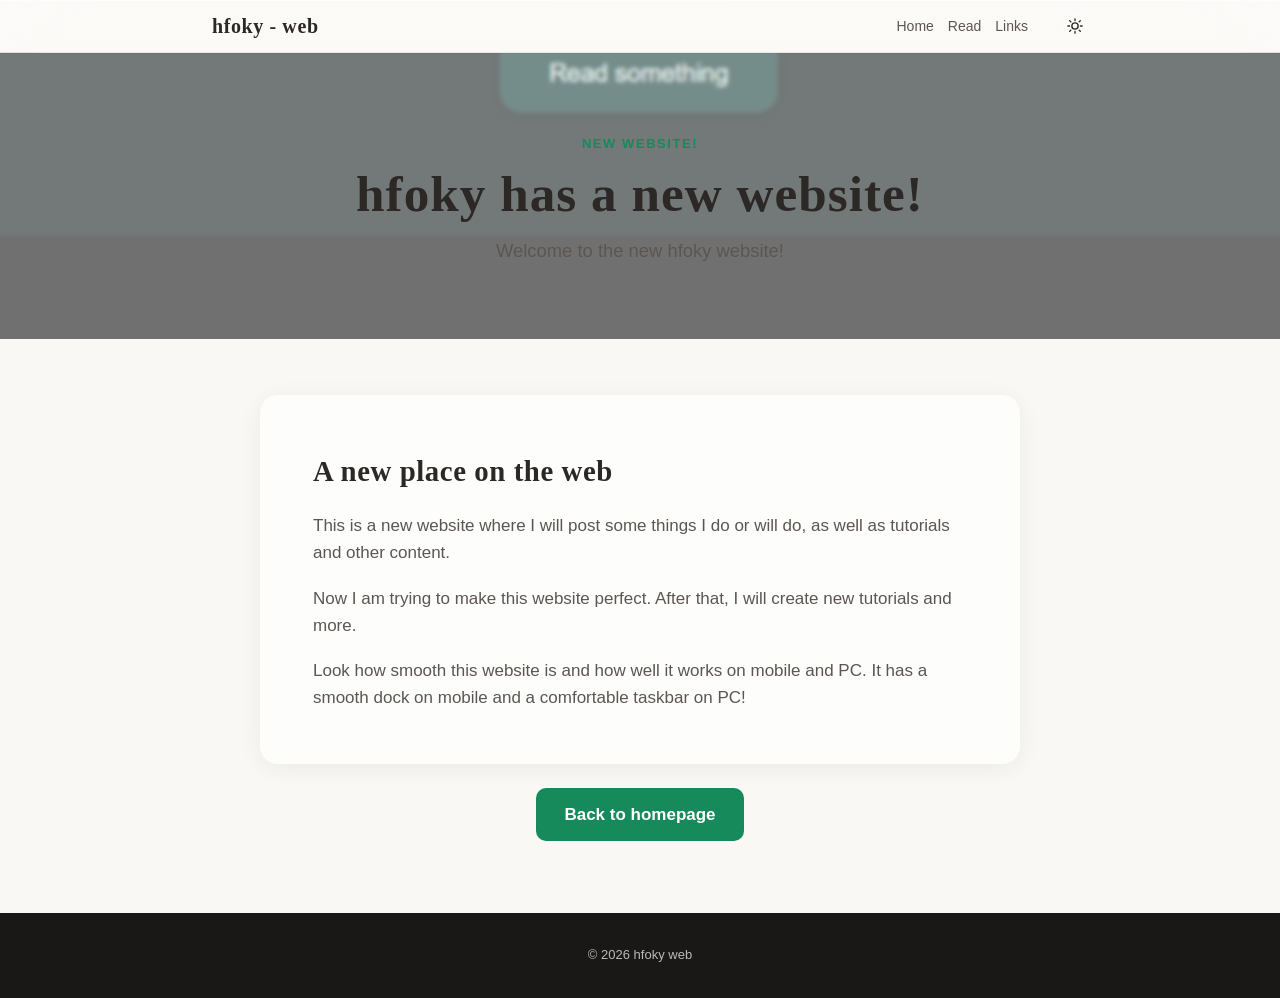
<file: New-website.html>
<!doctype html>
<html lang="en">
<head>
	<meta charset="UTF-8">
	<meta name="viewport" content="width=device-width, initial-scale=1.0, viewport-fit=cover">
	<meta name="description" content="The new hfoky website - hfoky web.">
	<title>New Website! - hfoky Web</title>
	<style>
		:root {
			--bg: #faf8f5;
			--text: #2c2825;
			--text-secondary: #5c5652;
			--accent: #168a5a;
			--accent-hover: #0f754b;
			--radius-lg: 18px;
			--safe-bottom: env(safe-area-inset-bottom);
		}
		body.dark-mode {
			--bg: #0a0a0a;
			--text: #f5f5f5;
			--text-secondary: #b0b0b0;
			--accent: #35c98a;
			--accent-hover: #54d9a0;
		}
		*, *::before, *::after { box-sizing: border-box; }
		a, button { -webkit-tap-highlight-color: transparent; }
		a:focus:not(:focus-visible), button:focus:not(:focus-visible) { outline: none; }
		html { scroll-behavior: smooth; scroll-padding-top: 52px; }
		body {
			margin: 0;
			font-family: -apple-system, BlinkMacSystemFont, 'Inter', 'SF Pro Text', sans-serif;
			font-size: 17px;
			line-height: 1.6;
			color: var(--text);
			background: var(--bg);
			transition: background 0.4s, color 0.3s;
		}
		main {
			opacity: 0;
			transform: translateY(18px);
			animation: page-rise 0.42s cubic-bezier(0.22, 1, 0.36, 1) 0.08s forwards;
		}
		@keyframes page-rise {
			from {
				opacity: 0;
				transform: translateY(18px);
			}
			to {
				opacity: 1;
				transform: translateY(0);
			}
		}
		header {
			position: fixed;
			top: 0;
			left: 0;
			right: 0;
			z-index: 10;
			background: rgba(255,255,255,0.42);
			backdrop-filter: saturate(190%) blur(38px);
			-webkit-backdrop-filter: saturate(190%) blur(38px);
			border-bottom: 0.5px solid rgba(255,255,255,0.5);
			box-shadow: 0 1px 0 rgba(0,0,0,0.04), inset 0 1px 0 rgba(255,255,255,0.6);
			will-change: background, transform;
		}
		body.dark-mode header { background: rgba(20,20,20,0.52); border-bottom-color: rgba(255,255,255,0.08); }
		.header-inner, .container { max-width: 900px; margin: 0 auto; padding: 0 22px; }
		.header-inner {
			height: 52px;
			display: flex;
			align-items: center;
			justify-content: space-between;
			gap: 16px;
			position: relative;
			padding-right: 62px;
		}
		.logo, .header-nav a { color: var(--text); text-decoration: none; }
		.logo { font-family: Georgia, serif; font-weight: 600; font-size: 20px; letter-spacing: 0.03em; }
		.header-nav {
			display: flex;
			align-items: center;
			gap: 14px;
			margin-left: auto;
		}
		.header-nav a {
			color: var(--text-secondary);
			font-size: 14px;
			transition: color 0.2s;
		}
		.header-nav a:hover, .header-nav a.active { color: var(--text); }
		.theme-toggle {
			position: absolute;
			top: 50%;
			right: 0;
			transform: translateY(-50%);
			align-items: center;
			justify-content: center;
			width: 30px;
			height: 30px;
			border: 0;
			border-radius: 50%;
			background: transparent;
			color: var(--text);
			backdrop-filter: blur(18px) saturate(150%);
			-webkit-backdrop-filter: blur(18px) saturate(150%);
			box-shadow: none;
			cursor: pointer;
			transition: background 0.2s ease, transform 0.2s ease, box-shadow 0.2s ease;
		}
		.theme-toggle:hover {
			background: rgba(255,255,255,0.16);
			transform: translateY(-51%);
		}
		.theme-toggle .theme-icon {
			display: flex;
			align-items: center;
			justify-content: center;
			width: 18px;
			height: 18px;
			line-height: 1;
		}
		.theme-toggle .theme-icon svg {
			width: 18px;
			height: 18px;
			display: block;
		}
		main { padding: 52px 0 72px; }
		.article-hero {
			padding: 82px 22px 74px;
			text-align: center;
			position: relative;
			overflow: hidden;
			background: url('pliki/newwebsite.png') center / cover no-repeat;
		}
		.article-hero::before {
			content: '';
			position: absolute;
			inset: 0;
			background: rgba(255,255,255,0.42);
			backdrop-filter: blur(2px);
			-webkit-backdrop-filter: blur(2px);
		}
		body.dark-mode .article-hero::before { background: rgba(10,10,10,0.42); }
		.article-hero > * { position: relative; z-index: 1; }
		.eyebrow { color: var(--accent); font-size: 13px; font-weight: 700; letter-spacing: 0.12em; text-transform: uppercase; margin: 0 0 10px; }
		h1, h2 { font-family: Georgia, serif; font-weight: 600; letter-spacing: 0.02em; }
		h1 { font-size: clamp(2.2rem, 6vw, 3.2rem); line-height: 1.15; margin: 0 0 12px; }
		.lead { max-width: 560px; margin: 0 auto; color: var(--text-secondary); font-size: 1.15rem; }
		.article-wrap { padding: 56px 22px 0; }
		.article-card {
			max-width: 760px;
			margin: 0 auto;
			padding: clamp(26px, 6vw, 52px);
			background: rgba(255,255,255,0.64);
			backdrop-filter: saturate(125%) blur(14px);
			-webkit-backdrop-filter: saturate(125%) blur(14px);
			border: 1px solid rgba(255,255,255,0.08);
			border-radius: var(--radius-lg);
			box-shadow: 0 4px 24px rgba(0,0,0,0.06);
		}
		body.dark-mode .article-card { background: rgba(26,26,26,0.68); }
		.article-card h2 { font-size: 1.8rem; margin: 0 0 18px; }
		.article-card p { color: var(--text-secondary); margin: 0 0 18px; }
		.article-card p:last-child { margin-bottom: 0; }
		.article-actions { max-width: 760px; margin: 24px auto 0; text-align: center; }
		.button { display: inline-block; padding: 13px 28px; color: #fff; background: var(--accent); border-radius: 10px; text-decoration: none; font-weight: 600; transition: background 0.25s, transform 0.25s; }
		.button:hover { background: var(--accent-hover); transform: translateY(-2px); }
		body.dark-mode .article-card { border-color: rgba(255,255,255,0.05); }
		body.dark-mode .button { background: #123b36; color: #effbf8; box-shadow: none; }
		body.dark-mode .button:hover { background: #1b5149; }
		footer { padding: 32px 22px; text-align: center; color: rgba(255,255,255,0.7); font-size: 13px; background: #1a1816; }
		footer p { margin: 0; }
		.bottom-nav { display: none; }
		@media (max-width: 768px) {
			.header-nav { display: none; }
			.logo {
				position: absolute;
				left: 50%;
				transform: translateX(-50%);
				white-space: nowrap;
			}
			main { padding-bottom: 88px; }
			.bottom-nav {
				display: flex;
				position: fixed;
				bottom: 12px;
				left: 50%;
				transform: translateX(-50%);
				z-index: 9;
				width: calc(100% - 22px);
				max-width: 380px;
				padding: 6px 6px calc(6px + var(--safe-bottom));
				justify-content: space-around;
				background: rgba(24,28,27,0.48);
				backdrop-filter: blur(22px) saturate(135%);
				-webkit-backdrop-filter: blur(22px) saturate(135%);
				border: 1px solid rgba(255,255,255,0.16);
				border-radius: 16px;
				box-shadow: 0 8px 22px rgba(0,0,0,0.16), inset 0 1px 0 rgba(255,255,255,0.12);
			}
			.bottom-nav::after {
				content: '';
				position: absolute;
				z-index: 0;
				left: 6px;
				top: 6px;
				bottom: 6px;
				width: calc((100% - 12px) / 3);
				border-radius: 10px;
				background: rgba(105, 178, 160, 0.2);
				pointer-events: none;
				transform: translateX(calc(var(--active-index, 1) * 100%));
				transition: transform 0.32s cubic-bezier(0.22, 1, 0.36, 1), background 0.28s ease;
			}
			body.dark-mode .bottom-nav {
				background: rgba(16,19,19,0.64);
				border-color: rgba(255,255,255,0.1);
				box-shadow: 0 8px 22px rgba(0,0,0,0.3), inset 0 1px 0 rgba(255,255,255,0.06);
			}
			.bottom-nav a {
				position: relative;
				z-index: 1;
				flex: 1;
				display: flex;
				flex-direction: column;
				align-items: center;
				gap: 4px;
				color: rgba(255,255,255,0.8);
				background: transparent;
				border: 0;
				text-align: center;
				text-decoration: none;
				font-size: 11px;
				font-weight: 700;
				padding: 7px 6px 6px;
				border-radius: 10px;
				transition: background 0.2s ease, color 0.2s ease, transform 0.2s ease, border-color 0.2s ease, box-shadow 0.2s ease;
			}
			.bottom-nav .nav-icon {
				width: 22px;
				height: 22px;
				fill: none;
				stroke: currentColor;
				stroke-width: 2;
				stroke-linecap: round;
				stroke-linejoin: round;
			}
			.bottom-nav a.active, .bottom-nav a:hover {
				background: transparent;
				border-color: transparent;
				color: #f6fffe;
				box-shadow: none;
				transform: translateY(-1px) scale(1.04);
			}
		}
		@media (prefers-reduced-motion: reduce) {
			html { scroll-behavior: auto; }
			*, *::before, *::after { animation-duration: 0.01ms !important; transition-duration: 0.01ms !important; }
		}
	</style>
	<link rel="stylesheet" href="shared.css">
	<script src="shared.js" defer></script>
</head>
<body>
	<script>try { if (localStorage.getItem('hfoky-theme') === 'dark') document.body.classList.add('dark-mode'); } catch (error) {}</script>
	<header>
		<div class="header-inner">
			<a class="logo" href="index.html">hfoky - web</a>
			<nav class="header-nav" aria-label="Main navigation">
				<a href="index.html">Home</a>
				<a href="index.html#read">Read</a>
				<a href="index.html#links">Links</a>
			</nav>
			<button class="theme-toggle" id="theme-toggle" type="button" aria-label="Toggle light and dark mode" title="Toggle light and dark mode">
				<span class="theme-icon" id="theme-icon" aria-hidden="true"></span>
			</button>
		</div>
	</header>

	<main>
		<section class="article-hero">
			<p class="eyebrow">New Website!</p>
			<h1>hfoky has a new website!</h1>
			<p class="lead">Welcome to the new hfoky website!</p>
		</section>

		<section class="article-wrap">
			<article class="article-card">
				<h2>A new place on the web</h2>
				<p>This is a new website where I will post some things I do or will do, as well as tutorials and other content.</p>
				<p>Now I am trying to make this website perfect. After that, I will create new tutorials and more.</p>
				<p>Look how smooth this website is and how well it works on mobile and PC. It has a smooth dock on mobile and a comfortable taskbar on PC!</p>
			</article>
			<div class="article-actions">
				<a class="button" href="index.html">Back to homepage</a>
			</div>
		</section>
	</main>

	<nav class="bottom-nav" aria-label="Navigation" style="--active-index: 1">
		<a href="index.html">
			<svg class="nav-icon" viewBox="0 0 24 24" aria-hidden="true"><path d="M3 9l9-7 9 7v11a2 2 0 0 1-2 2H5a2 2 0 0 1-2-2z"></path><polyline points="9 22 9 12 15 12 15 22"></polyline></svg>
			Home
		</a>
		<a href="index.html#read" class="active">
			<svg class="nav-icon" viewBox="0 0 24 24" aria-hidden="true"><path d="M4 19.5A2.5 2.5 0 0 1 6.5 17H20"></path><path d="M6.5 2H20v20H6.5A2.5 2.5 0 0 1 4 19.5v-15A2.5 2.5 0 0 1 6.5 2z"></path><line x1="8" y1="7" x2="16" y2="7"></line><line x1="8" y1="11" x2="16" y2="11"></line></svg>
			Read
		</a>
		<a href="index.html#links">
			<svg class="nav-icon" viewBox="0 0 24 24" aria-hidden="true"><path d="M20 21v-2a4 4 0 0 0-4-4H8a4 4 0 0 0-4 4v2"></path><circle cx="12" cy="7" r="4"></circle></svg>
			Links
		</a>
	</nav>

	<footer><p>&copy; 2026 hfoky web</p></footer>

	<script>
		if ('scrollRestoration' in history) {
			history.scrollRestoration = 'manual';
		}

		window.addEventListener('load', () => {
			requestAnimationFrame(() => document.body.classList.add('loaded'));
		});
	</script>
</body>
</html>
</file>
<file: index.css>
:root {
      --bg: #faf8f5;
      --bg-card: rgba(255,255,255,0.72);
      --text: #2c2825;
      --text-secondary: #5c5652;
      --accent: #168a5a;
      --accent-hover: #0f754b;
      --accent-soft: #1976d2;
      --border: #e8e4df;
      --shadow: 0 4px 24px rgba(0,0,0,0.06);
      --blur: 32px;
      --radius: 12px;
      --radius-lg: 18px;
      --safe-top: env(safe-area-inset-top);
      --safe-bottom: env(safe-area-inset-bottom);
    }
    body.dark-mode {
      --bg: #0a0a0a;
      --bg-card: rgba(26,26,26,0.72);
      --text: #f5f5f5;
      --text-secondary: #b0b0b0;
      --accent: #35c98a;
      --accent-hover: #54d9a0;
      --accent-soft: #42a5f5;
      --border: #2a2a2a;
      --shadow: 0 4px 32px rgba(0,0,0,0.3);
    }
    *, *::before, *::after { box-sizing: border-box; }
    a, button { -webkit-tap-highlight-color: transparent; }
    a:focus:not(:focus-visible), button:focus:not(:focus-visible) { outline: none; }
    html { scroll-behavior: smooth; scroll-padding-top: 52px; -webkit-font-smoothing: antialiased; }
    body {
      margin: 0;
      font-family: -apple-system, BlinkMacSystemFont, 'Inter', 'SF Pro Text', sans-serif;
      font-size: 17px;
      line-height: 1.47;
      color: var(--text);
      background: var(--bg);
      transition: background 0.4s, color 0.3s;
    }
    body.dark-mode { background: var(--bg); }
    main {
      opacity: 0;
      transform: translateY(18px);
      animation: page-rise 0.42s cubic-bezier(0.22, 1, 0.36, 1) 0.08s forwards;
    }
    @keyframes page-rise {
      from { opacity: 0; transform: translateY(18px); }
      to { opacity: 1; transform: translateY(0); }
    }
    .container { max-width: 1200px; margin: 0 auto; padding: 0 22px; }
    header {
      position: fixed;
      top: 0; left: 0; right: 0;
      z-index: 100;
      background: rgba(255,255,255,0.42);
      backdrop-filter: saturate(190%) blur(38px);
      -webkit-backdrop-filter: saturate(190%) blur(38px);
      border-bottom: 0.5px solid rgba(255,255,255,0.5);
      box-shadow: 0 1px 0 0 rgba(0,0,0,0.04), inset 0 1px 0 0 rgba(255,255,255,0.6);
      transition: background 0.3s, border-color 0.3s, box-shadow 0.3s;
      will-change: background, transform;
    }
    body.dark-mode header {
      background: rgba(20,20,20,0.52);
      border-bottom-color: rgba(255,255,255,0.08);
      box-shadow: 0 1px 0 0 rgba(0,0,0,0.2), inset 0 1px 0 0 rgba(255,255,255,0.05);
    }
    header .container {
      position: relative;
      display: flex;
      align-items: center;
      justify-content: space-between;
      gap: 20px;
      height: 52px;
      padding-top: var(--safe-top);
      padding-right: 62px;
      max-width: 900px;
    }
    .logo a {
      display: flex;
      align-items: center;
      gap: 8px;
      color: var(--text);
      text-decoration: none;
      font-family: Georgia, serif;
      font-weight: 600;
      font-size: 20px;
      letter-spacing: 0.03em;
    }
    .logo a:hover { color: var(--accent); }
    .logo img { height: 32px; width: auto; }
    .theme-toggle {
      position: absolute;
      top: 50%;
      right: 0;
      transform: translateY(-50%);
      display: inline-flex;
      align-items: center;
      justify-content: center;
      width: 30px;
      height: 30px;
      border: 0;
      border-radius: 50%;
      background: transparent;
      color: var(--text);
      backdrop-filter: blur(18px) saturate(150%);
      -webkit-backdrop-filter: blur(18px) saturate(150%);
      box-shadow: none;
      cursor: pointer;
      transition: background 0.2s ease, transform 0.2s ease, box-shadow 0.2s ease;
    }
    .theme-toggle:hover {
      background: rgba(255,255,255,0.16);
      transform: translateY(-51%);
      box-shadow: 0 4px 12px rgba(0,0,0,0.08);
    }
    .theme-toggle .theme-icon {
      display: flex;
      align-items: center;
      justify-content: center;
      width: 18px;
      height: 18px;
      line-height: 1;
    }
    .theme-toggle .theme-icon svg {
      width: 18px;
      height: 18px;
      display: block;
    }

    nav ul {
      list-style: none;
      margin: 0; padding: 0;
      display: flex;
      gap: 18px;
      margin-left: auto;
    }
    header .desktop-nav {
      display: flex;
      align-items: center;
      margin-left: auto;
    }
    nav a {
      color: var(--text-secondary);
      text-decoration: none;
      font-size: 14px;
      font-weight: 500;
      transition: color 0.2s;
    }
    nav a:hover, nav a.active { color: var(--text); }

    @media (max-width: 768px) {
      header nav.desktop-nav { display: none !important; }
      header .logo {
        position: absolute;
        left: 50%;
        transform: translateX(-50%);
        white-space: nowrap;
      }
    }

    .bottom-nav {
      display: none;
    }
    @media (max-width: 768px) {
      .bottom-nav {
        display: flex;
        position: fixed;
        bottom: 12px;
        left: 50%;
        transform: translateX(-50%);
        z-index: 99;
        width: calc(100% - 22px);
        max-width: 380px;
        background: rgba(24,28,27,0.48);
        backdrop-filter: blur(22px) saturate(135%);
        -webkit-backdrop-filter: blur(22px) saturate(135%);
        border: 1px solid rgba(255,255,255,0.14);
        border-radius: 16px;
        box-shadow: 0 8px 22px rgba(0,0,0,0.16), inset 0 1px 0 rgba(255,255,255,0.12);
        padding: 6px 6px calc(6px + var(--safe-bottom));
        justify-content: space-around;
        align-items: center;
        transition: transform 0.28s cubic-bezier(0.22, 1, 0.36, 1), box-shadow 0.28s ease;
      }
      .bottom-nav::after {
        content: '';
        position: absolute;
        z-index: 0;
        left: 6px;
        top: 6px;
        bottom: 6px;
        width: calc((100% - 12px) / 3);
        border-radius: 10px;
        background: rgba(105, 178, 160, 0.2);
        pointer-events: none;
        transform: translateX(calc(var(--active-index, 0) * 100%));
        transition: transform 0.32s cubic-bezier(0.22, 1, 0.36, 1), background 0.28s ease;
      }
      .bottom-nav:active { transform: translateX(-50%) scale(0.98); }
      body.dark-mode .bottom-nav {
        background: rgba(16,19,19,0.64);
        border-color: rgba(255,255,255,0.1);
        box-shadow: 0 8px 22px rgba(0,0,0,0.3), inset 0 1px 0 rgba(255,255,255,0.06);
      }
      .bottom-nav a {
        position: relative;
        z-index: 1;
        flex: 1 1 0;
        min-width: 0;
        display: flex;
        flex-direction: column;
        align-items: center;
        gap: 4px;
        color: rgba(255,255,255,0.8);
        background: transparent;
        border: 0;
        text-decoration: none;
        font-size: 11px;
        font-weight: 700;
        padding: 7px 6px 6px;
        border-radius: 10px;
        transition: background 0.28s ease, color 0.28s ease, transform 0.28s cubic-bezier(0.22, 1, 0.36, 1);
      }
      .bottom-nav a:hover,
      .bottom-nav a.active {
        background: transparent;
        border-color: transparent;
        color: #f6fffe;
        box-shadow: none;
        transform: translateY(-1px) scale(1.04);
      }
      .bottom-nav .nav-icon {
        width: 22px;
        height: 22px;
        flex-shrink: 0;
      }
      .bottom-nav a .nav-icon { fill: none; stroke: currentColor; stroke-width: 2; stroke-linecap: round; stroke-linejoin: round; }
      main { padding-bottom: 100px; }
    }
    @media (prefers-reduced-motion: reduce) {
      html { scroll-behavior: auto; }
      *, *::before, *::after { animation-duration: 0.01ms !important; transition-duration: 0.01ms !important; }
    }

    .glass-btn {
      background: var(--accent);
      border: none;
      box-shadow: 0 2px 8px rgba(0,0,0,0.1);
    }
    body.dark-mode .glass-btn {
      background: #123b36;
      color: #f4fffc;
      box-shadow: 0 2px 8px rgba(0,0,0,0.32);
    }

    .hero {
      padding: 120px 22px 80px;
      text-align: center;
      position: relative;
      background: #2f7567;
    }
    .hero::before {
      content: '';
      position: absolute;
      inset: 0;
      background: rgba(255,255,255,0.82);
      backdrop-filter: blur(8px);
      -webkit-backdrop-filter: blur(8px);
    }
    .hero > * { position: relative; z-index: 1; }
    body.dark-mode .hero { background: #173e3a; }
    body.dark-mode .hero::before { background: rgba(10,10,10,0.7); }
    .hero h1 {
      font-family: 'Cormorant Garamond', Georgia, serif;
      font-size: clamp(2.2rem, 6vw, 3.2rem);
      font-weight: 600;
      margin: 0 0 12px;
      letter-spacing: 0.02em;
    }
    .hero .tagline {
      font-size: 1.25rem;
      color: var(--text-secondary);
      max-width: 560px;
      margin: 0 auto 24px;
      line-height: 1.5;
    }
    .hero .cta {
      display: inline-block;
      padding: 14px 32px;
      color: #fff;
      text-decoration: none;
      font-weight: 500;
      font-size: 16px;
      border-radius: 14px;
      transition: all 0.25s;
    }
    .hero .cta.glass-btn:hover {
      background: var(--accent-hover);
      box-shadow: 0 4px 20px rgba(22,138,90,0.35);
    }
    body.dark-mode .hero .cta.glass-btn:hover {
      background: #1b5149;
      box-shadow: 0 4px 16px rgba(0,0,0,0.28);
    }

    section { padding: 60px 0; }
    section#read { background: var(--bg); }
    section#about {
      position: relative;
      background: #e5eeea;
    }
    section#about::before {
      content: '';
      position: absolute;
      inset: 0;
      background: rgba(255,255,255,0.42);
      backdrop-filter: blur(6px);
      -webkit-backdrop-filter: blur(6px);
    }
    section#about .container,
    section#about .section-title,
    section#about .about-section { position: relative; z-index: 1; }
    section#about .section-title p { color: var(--text-secondary); }
    body.dark-mode section#about { background: #111c1a; }
    body.dark-mode section#about::before { background: rgba(10,10,10,0.34); }
    .section-title {
      text-align: center;
      margin-bottom: 40px;
    }
    .section-title h2 {
      font-family: 'Cormorant Garamond', Georgia, serif;
      font-size: clamp(1.75rem, 4vw, 2.25rem);
      font-weight: 600;
      margin: 0 0 8px;
      letter-spacing: 0.02em;
    }
    .section-title p {
      color: var(--text-secondary);
      margin: 0;
      font-size: 15px;
    }

    .product-list {
      display: grid;
      max-width: 1080px;
      margin: 0 auto;
      gap: 24px;
    }
    @media (min-width: 900px) {
      .product-list {
        grid-template-columns: repeat(4, minmax(0, 1fr));
        gap: 20px;
      }
      .product-thumb {
        aspect-ratio: 5 / 4;
        padding: 6px 6px 0;
      }
    }
    @media (min-width: 600px) and (max-width: 899px) {
      .product-list { grid-template-columns: repeat(2, minmax(0, 1fr)); }
    }
    @media (max-width: 599px) {
      .product-list { grid-template-columns: repeat(2, 1fr); }
    }
    .product-card {
      display: flex;
      flex-direction: column;
      background: var(--bg-card);
      backdrop-filter: blur(12px) saturate(120%);
      -webkit-backdrop-filter: blur(12px) saturate(120%);
      border-radius: var(--radius);
      overflow: hidden;
      box-shadow: var(--shadow);
      cursor: pointer;
      transition: transform 0.25s ease, box-shadow 0.25s ease;
      border: 0.5px solid var(--border);
      position: relative;
      isolation: isolate;
    }
    .product-card:hover {
      transform: translateY(-2px);
      box-shadow: 0 10px 28px rgba(22,138,90,0.12);
    }
    body.dark-mode .product-card:hover {
      box-shadow: 0 10px 28px rgba(0,0,0,0.42);
    }
    .product-card:active { transform: scale(0.96); }
    .product-card.animating { animation: card-pop 0.35s ease-out; }
    @keyframes card-pop {
      0% { transform: scale(0.95); opacity: 0.9; }
      100% { transform: scale(1); opacity: 1; }
    }
    .product-thumb {
      width: 100%;
      aspect-ratio: 5/4;
      overflow: hidden;
      background: var(--bg);
      padding: 6px 6px 0;
    }
    .product-thumb img {
      width: 100%;
      height: 100%;
      object-fit: cover;
      border-radius: 8px;
      display: block;
    }
    .product-info {
      flex: 1;
      padding: 18px;
      display: flex;
      flex-direction: column;
      gap: 6px;
    }
    .product-card h3 {
      font-size: 16px;
      font-weight: 600;
      margin: 0;
      color: var(--text);
      display: -webkit-box;
      -webkit-line-clamp: 2;
      line-clamp: 2;
      -webkit-box-orient: vertical;
      overflow: hidden;
    }
    .product-card .teaser {
      font-size: 13px;
      color: var(--text-secondary);
      margin: 0;
      display: -webkit-box;
      -webkit-line-clamp: 2;
      line-clamp: 2;
      -webkit-box-orient: vertical;
      overflow: hidden;
    }
    .product-card .price {
      font-size: 15px;
      font-weight: 600;
      color: var(--accent);
      margin: 0;
      margin-top: auto;
    }
    .about-section {
      background: rgba(255,255,255,0.6);
      backdrop-filter: saturate(180%) blur(var(--blur));
      -webkit-backdrop-filter: saturate(180%) blur(var(--blur));
      border-radius: var(--radius-lg);
      padding: 48px;
      box-shadow: var(--shadow);
      border: 0.5px solid var(--border);
    }
    body.dark-mode .about-section { background: rgba(26,26,26,0.7); }
    .about-grid {
      display: grid;
      grid-template-columns: 1fr auto;
      gap: 48px;
      align-items: start;
    }
    @media (max-width: 768px) {
      .about-grid { grid-template-columns: 1fr; }
    }
    .about-text p { margin: 0 0 16px; color: var(--text-secondary); }
    .link-grid {
      display: grid;
      grid-template-columns: repeat(3, minmax(0, 1fr));
      gap: 16px;
      margin-top: 24px;
      align-items: stretch;
    }
    .link-card {
      background: rgba(255,255,255,0.7);
      border: 1px solid rgba(255,255,255,0.8);
      border-radius: 16px;
      box-shadow: 0 12px 28px rgba(0,0,0,0.08);
      transition: transform 0.2s ease, box-shadow 0.2s ease, border-color 0.2s ease;
      overflow: hidden;
      height: 100%;
    }
    .link-card:hover {
      transform: translateY(-3px);
      box-shadow: 0 18px 32px rgba(22,138,90,0.12);
      border-color: rgba(22,138,90,0.2);
    }
    .link-card a {
      display: flex;
      align-items: center;
      justify-content: flex-start;
      gap: 14px;
      padding: 18px 14px;
      color: var(--text);
      text-decoration: none;
      font-weight: 600;
      letter-spacing: 0.01em;
      min-height: 86px;
      text-align: left;
    }
    .social-icon {
      width: 44px;
      height: 44px;
      min-width: 44px;
      aspect-ratio: 1;
      border-radius: 12px;
      display: grid;
      place-items: center;
      background: #ffffff;
      border: 1px solid rgba(0,0,0,0.08);
      box-shadow: 0 6px 18px rgba(0,0,0,0.06);
      overflow: hidden;
      color: var(--text);
      flex-shrink: 0;
    }
    body.dark-mode .social-icon {
      background: rgba(255,255,255,0.04);
      border-color: rgba(255,255,255,0.12);
      box-shadow: none;
      color: #f5f5f5;
    }
    .social-icon img {
      width: 100%;
      height: 100%;
      display: block;
      object-fit: cover;
      border-radius: 11px;
    }
    .link-copy {
      display: flex;
      flex-direction: column;
      flex: 1 1 auto;
      min-width: 0;
    }
    .link-card a strong {
      display: block;
      font-size: 15px;
      line-height: 1.2;
    }
    .link-card a span {
      display: block;
      color: var(--text-secondary);
      font-size: 12px;
      font-weight: 500;
      margin-top: 4px;
    }
    body.dark-mode .link-card {
      background: rgba(26,26,26,0.7);
      border-color: rgba(255,255,255,0.08);
    }
    @media (max-width: 900px) {
      .link-grid { grid-template-columns: repeat(2, minmax(0, 1fr)); }
    }
    @media (max-width: 640px) {
      .link-grid { grid-template-columns: 1fr; }
    }
    @media (max-width: 599px) {
      .product-list { grid-template-columns: 1fr; }
    }
    footer {
      padding: 32px 22px;
      text-align: center;
      color: rgba(255,255,255,0.7);
      font-size: 13px;
      background: #1a1816;
    }
    footer a { color: #8bd7ff; }


    .loading-overlay {
      position: fixed;
      inset: 0;
      z-index: 9999;
      background: var(--bg);
      display: flex;
      flex-direction: column;
      align-items: center;
      justify-content: center;
      gap: 20px;
      opacity: 1;
      visibility: visible;
      transition: opacity 0.5s ease, visibility 0.5s ease;
    }
    .loading-overlay.hidden {
      opacity: 0;
      visibility: hidden;
      pointer-events: none;
      transition: opacity 0.25s ease, visibility 0.25s ease;
    }
    .loading-spinner {
      width: 40px;
      height: 40px;
      border: 3px solid var(--border);
      border-top-color: var(--accent);
      border-radius: 50%;
      animation: spin 0.8s linear infinite;
    }
    @keyframes spin { to { transform: rotate(360deg); } }
    .loading-overlay p { color: var(--text-secondary); font-size: 14px; margin: 0; }
</file>
<file: shared.css>
*, *::before, *::after { box-sizing: border-box; }
a, button { -webkit-tap-highlight-color: transparent; }
a:focus:not(:focus-visible), button:focus:not(:focus-visible) { outline: none; }
html { scroll-behavior: smooth; scroll-padding-top: 52px; }

header {
  background: rgba(255,255,255,0.42);
  backdrop-filter: saturate(190%) blur(38px);
  -webkit-backdrop-filter: saturate(190%) blur(38px);
}
body.dark-mode header { background: rgba(20,20,20,0.52); }
header .container, .header-inner {
  max-width: 900px;
  min-height: 52px;
  position: relative;
  display: flex;
  align-items: center;
  justify-content: space-between;
  gap: 16px;
  margin: 0 auto;
  padding: 0 22px;
  padding-right: 62px;
}
.logo, .logo a, .header-nav a { color: var(--text); text-decoration: none; }
.logo, .logo a { font-family: Georgia, serif; font-weight: 600; font-size: 20px; letter-spacing: 0.03em; }
.header-nav { display: flex; align-items: center; gap: 14px; margin-left: auto; }
.header-nav a { color: var(--text-secondary); font-size: 14px; transition: color 0.2s; }
.header-nav a:hover, .header-nav a.active { color: var(--text); }
.theme-toggle {
  position: absolute;
  top: 50%;
  right: 0;
  transform: translateY(-50%);
  display: inline-flex;
  align-items: center;
  justify-content: center;
  width: 30px;
  height: 30px;
  border: 0;
  border-radius: 50%;
  background: transparent;
  color: var(--text);
  cursor: pointer;
}
.theme-toggle .theme-icon, .theme-toggle .theme-icon svg { width: 18px; height: 18px; display: block; }

@media (max-width: 768px) {
  .header-nav, header .desktop-nav { display: none !important; }
  .logo { position: absolute; left: 50%; transform: translateX(-50%); white-space: nowrap; }
}

@media (prefers-reduced-motion: reduce) {
  html { scroll-behavior: auto; }
  *, *::before, *::after { animation-duration: 0.01ms !important; transition-duration: 0.01ms !important; }
}
</file>
